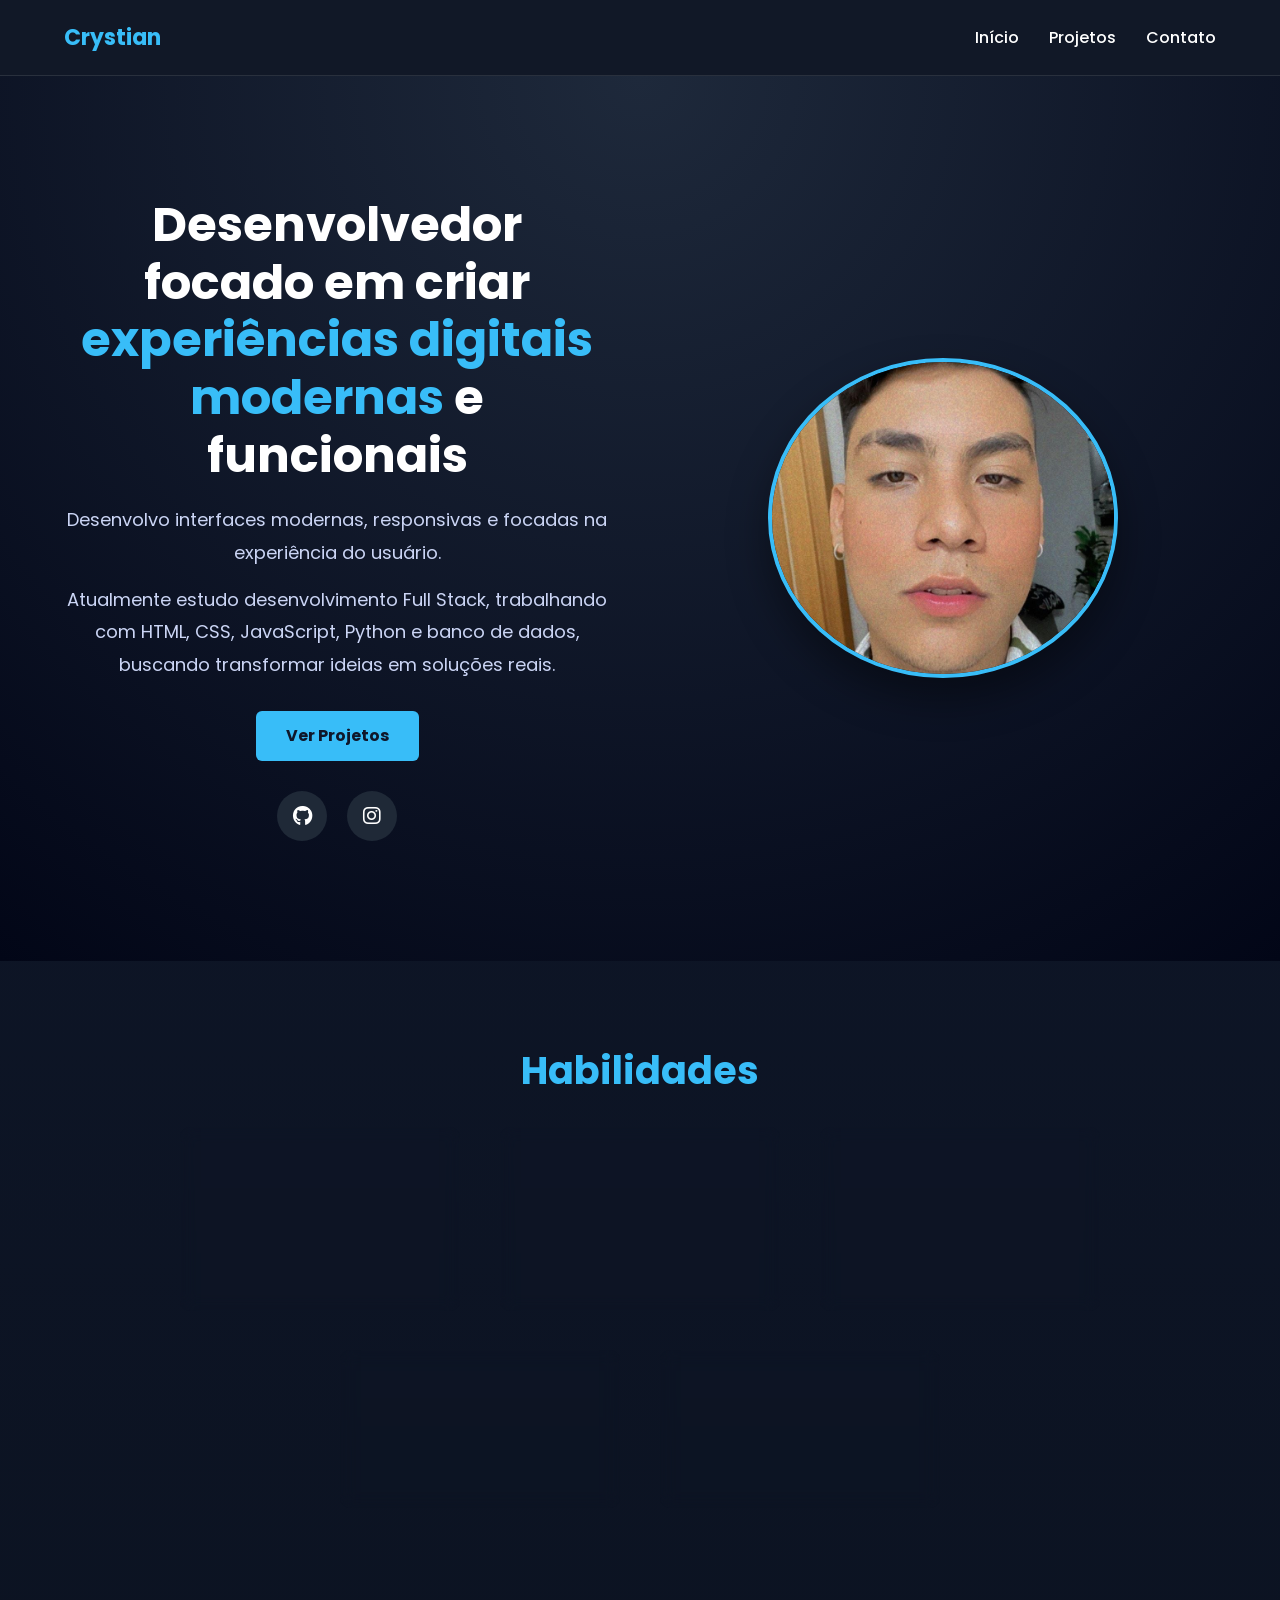
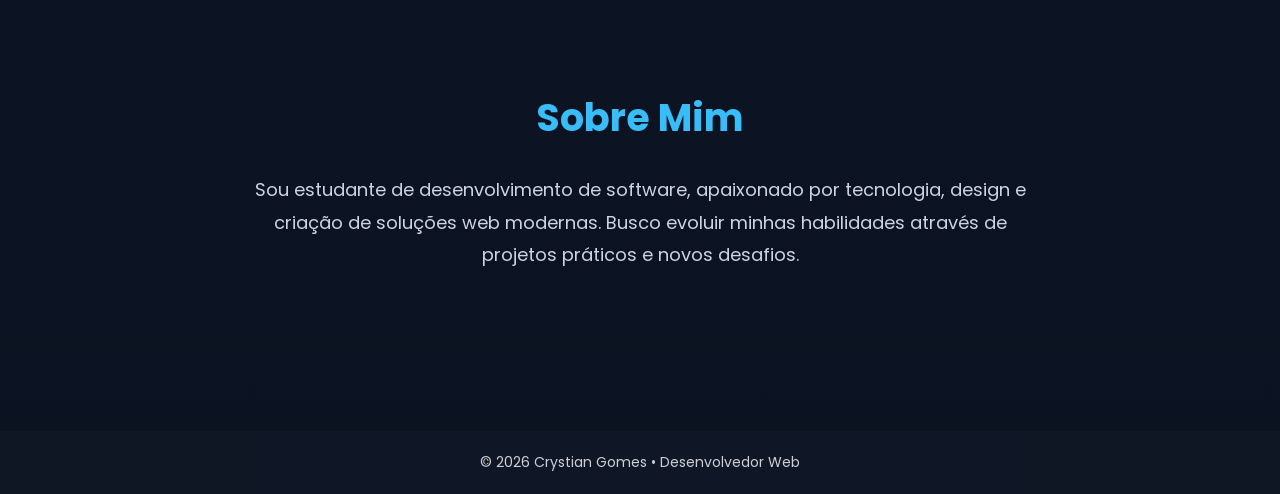
<file: index.html>
<!DOCTYPE html>
<html lang="pt-BR">

<head>

    <meta charset="UTF-8">
    <meta name="viewport" content="width=device-width, initial-scale=1.0">

    <title>Portfólio | Crystian Gomes</title>

    <meta name="description" content="Portfólio de Crystian Gomes - Desenvolvedor Web">
    <meta name="author" content="Crystian Gomes">

    <link rel="stylesheet" href="css/style.css">


    <!-- Fontes -->
    <link rel="preconnect" href="https://fonts.googleapis.com">
    <link rel="preconnect" href="https://fonts.gstatic.com" crossorigin>

    <link 
    href="https://fonts.googleapis.com/css2?family=Poppins:wght@300;400;500;600;700&display=swap" 
    rel="stylesheet">


    <!-- Ícones -->
    <link 
    rel="stylesheet"
    href="https://cdnjs.cloudflare.com/ajax/libs/font-awesome/6.5.1/css/all.min.css">

</head>


<body>


<header class="header">

    <div class="nav-container">


        <h1 class="logo">
            Crystian
        </h1>


        <nav aria-label="Menu principal">

            <ul class="nav-list">

                <li>
                    <a href="index.html">
                        Início
                    </a>
                </li>

                <li>
                    <a href="pages/projetos.html">
                        Projetos
                    </a>
                </li>

                <li>
                    <a href="pages/contato.html">
                        Contato
                    </a>
                </li>

            </ul>

        </nav>


    </div>

</header>



<main>


<section class="hero">


<div class="container hero-content">



<div class="hero-text">


<h2>
    Desenvolvedor focado em criar
    <span>
        experiências digitais modernas
    </span>
    e funcionais
</h2>



<p>
    Desenvolvo interfaces modernas,
    responsivas e focadas na experiência
    do usuário.
</p>



<p>
    Atualmente estudo desenvolvimento Full Stack,
    trabalhando com HTML, CSS, JavaScript,
    Python e banco de dados, buscando transformar
    ideias em soluções reais.
</p>



<a href="pages/projetos.html" class="btn-primary">
    Ver Projetos
</a>



<div class="social-links">


<a 
href="https://github.com/Crystiangomes"
target="_blank"
rel="noopener noreferrer"
aria-label="GitHub">

<i class="fa-brands fa-github"></i>

</a>



<a 
href="https://www.instagram.com/crystiangomes_/"
target="_blank"
rel="noopener noreferrer"
aria-label="Instagram">

<i class="fa-brands fa-instagram"></i>

</a>


</div>



</div>




<div class="hero-image">


<img 
src="imagens/perfil.jpeg"
alt="Foto de perfil de Crystian Gomes"
loading="lazy">


</div>



</div>


</section>





<section class="skills">


<div class="container">


<h2 class="section-title">
    Habilidades
</h2>



<div class="skills-grid">



<div class="skill-card">
<h3>HTML & CSS</h3>
<p>Criação de layouts modernos e responsivos.</p>
</div>



<div class="skill-card">
<h3>JavaScript</h3>
<p>Interatividade e integração com APIs.</p>
</div>



<div class="skill-card">
<h3>Python</h3>
<p>Desenvolvimento de sistemas com banco de dados.</p>
</div>



<div class="skill-card">
<h3>MySQL</h3>
<p>Modelagem e integração de dados.</p>
</div>



<div class="skill-card">
<h3>Linguagem C</h3>
<p>Lógica de programação e sistemas.</p>
</div>



</div>


</div>


</section>





<section class="about">


<div class="container">


<h2 class="section-title">
Sobre Mim
</h2>


<p class="about-text">

Sou estudante de desenvolvimento de software,
apaixonado por tecnologia, design e criação
de soluções web modernas.

Busco evoluir minhas habilidades através
de projetos práticos e novos desafios.

</p>


</div>


</section>


</main>





<footer class="footer">


<div class="container">

<p>
© 2026 Crystian Gomes • Desenvolvedor Web
</p>


</div>


</footer>



</body>

</html>
</file>
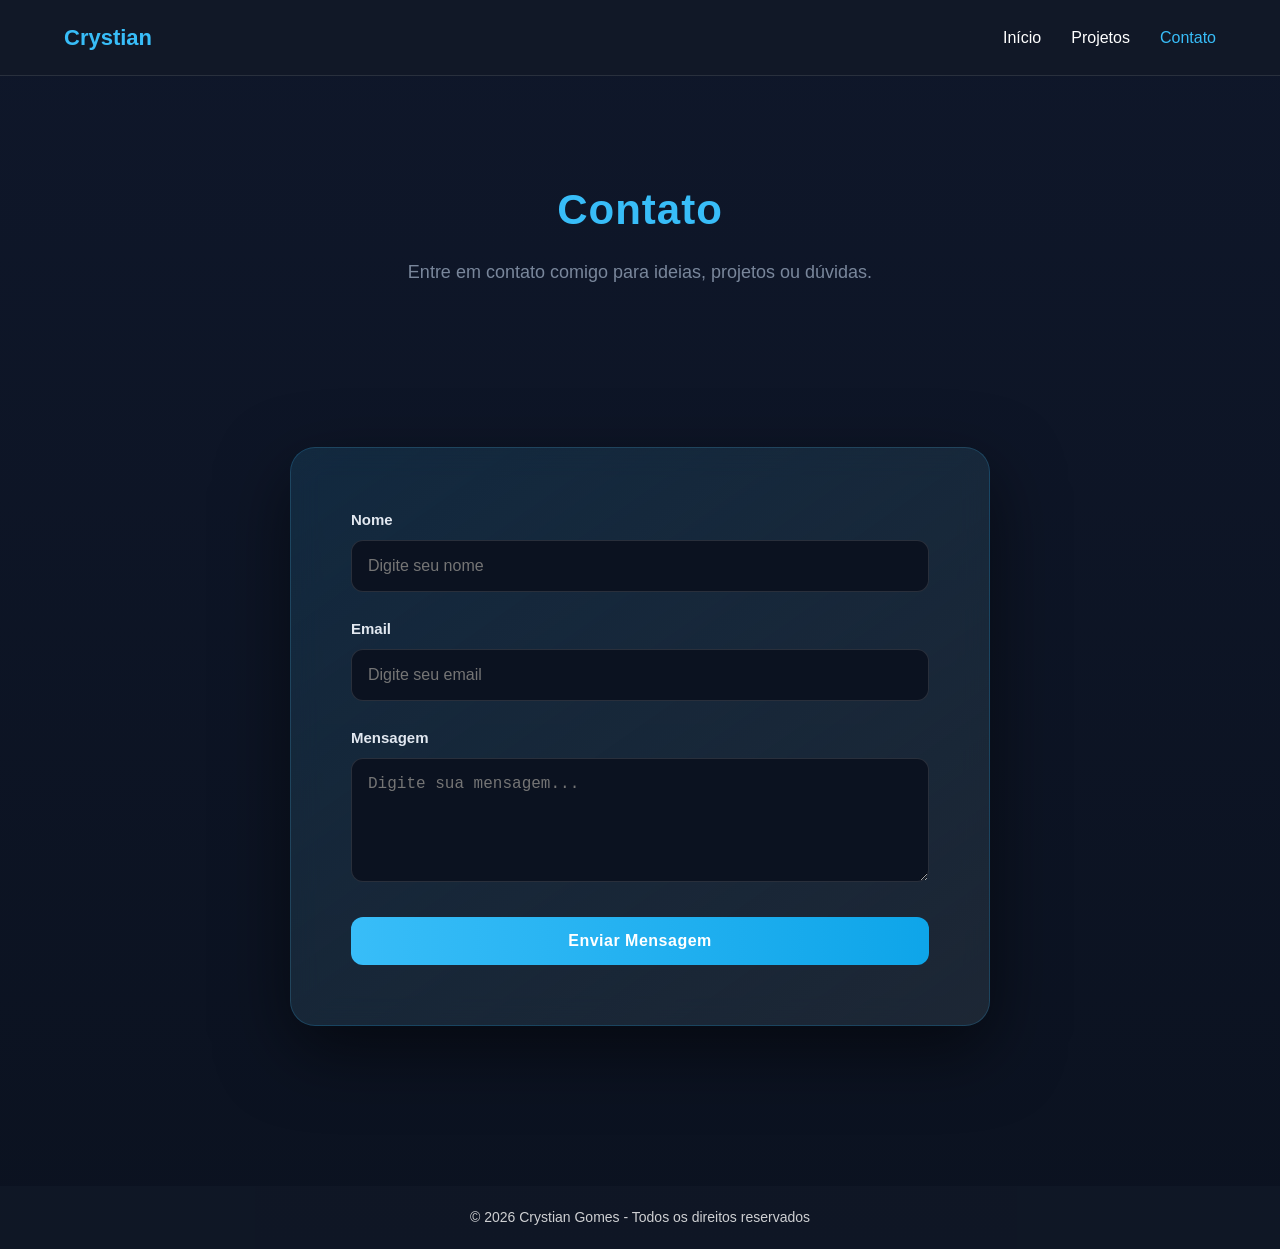
<file: contato.html>
<!DOCTYPE html>
<html lang="pt-br">
<head>
    <meta charset="UTF-8">
    <title>Contato</title>

    <!-- CSS PADRÃO DO SITE -->
    <link rel="stylesheet" href="css/style.css">
</head>

<body>

<header class="header">
    <div class="nav-container">
        <div class="logo">Crystian</div>

        <ul class="nav-list">
            <li><a href="index.html">Início</a></li>
            <li><a href="projetos.html">Projetos</a></li>
            <li><a href="contato.html" class="ativo">Contato</a></li>
        </ul>
    </div>
</header>

<!-- HEADER DA PÁGINA -->
<section class="page-header">
    <h2>Contato</h2>
    <p>Entre em contato comigo para ideias, projetos ou dúvidas.</p>
</section>

<!-- CONTEÚDO -->
<section class="pagina">
    <div class="container contato-container">

        <div class="card-contato">
            <form class="form-contato">

                <div class="grupo-form">
                    <label>Nome</label>
                    <input type="text" placeholder="Digite seu nome" required>
                </div>

                <div class="grupo-form">
                    <label>Email</label>
                    <input type="email" placeholder="Digite seu email" required>
                </div>

                <div class="grupo-form">
                    <label>Mensagem</label>
                    <textarea rows="5" placeholder="Digite sua mensagem..." required></textarea>
                </div>

                <button type="submit" class="btn-enviar">Enviar Mensagem</button>

            </form>
        </div>

    </div>
</section>

<footer class="footer">
    <p>© 2026 Crystian Gomes - Todos os direitos reservados</p>
</footer>
<script src="js/script.js"></script>
</body>
</html>
</file>
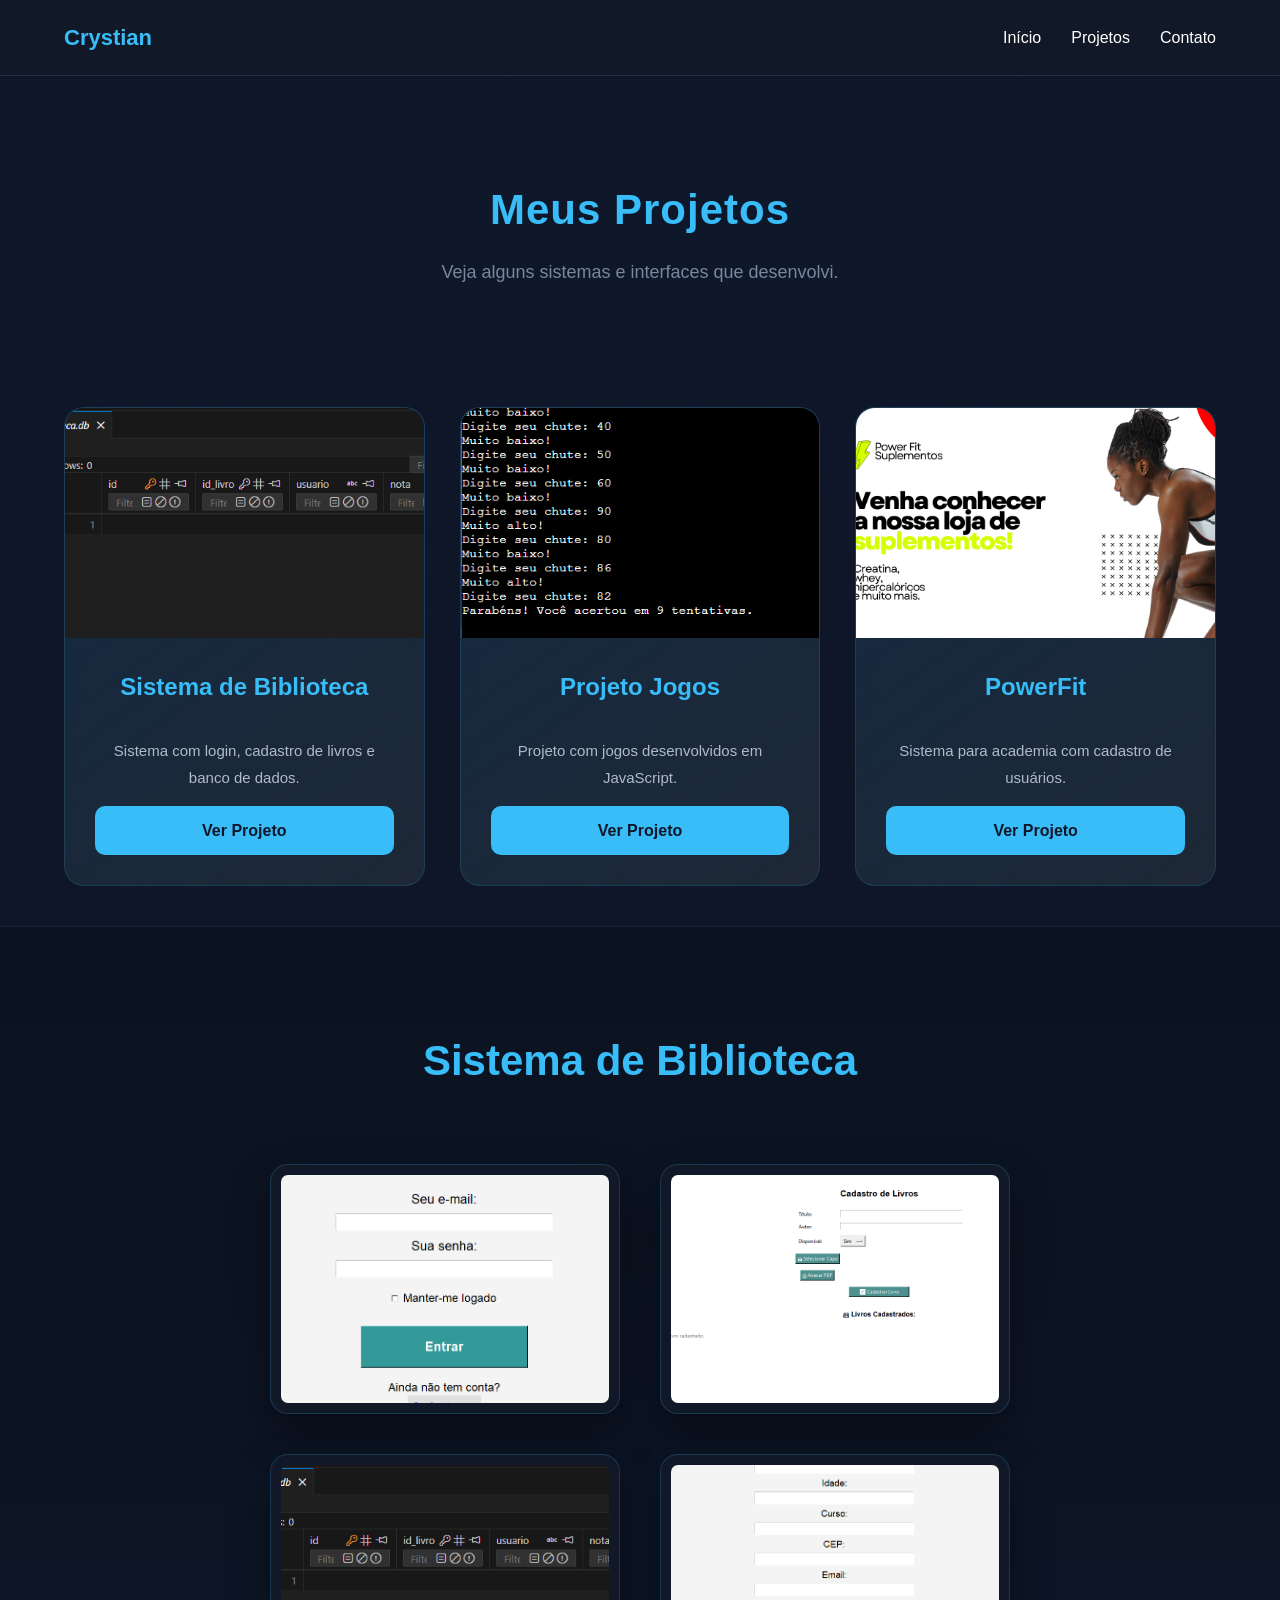
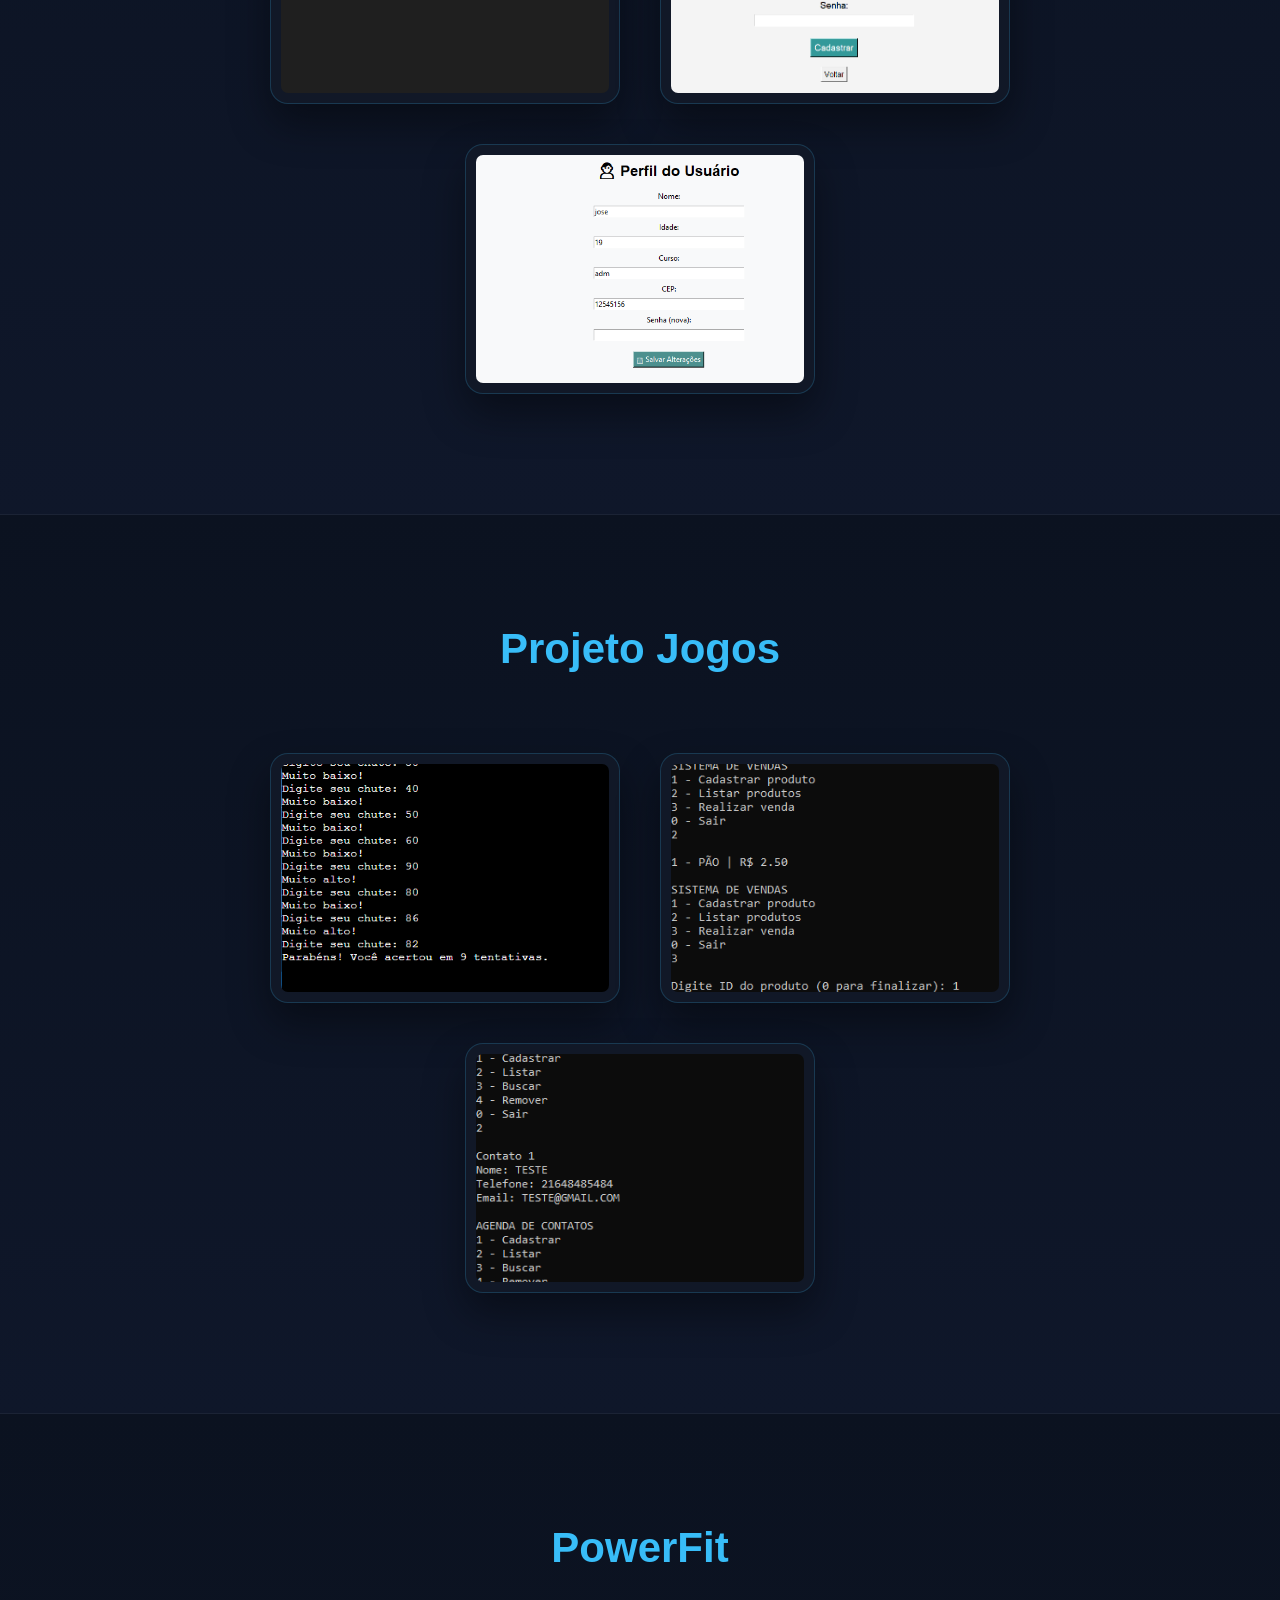
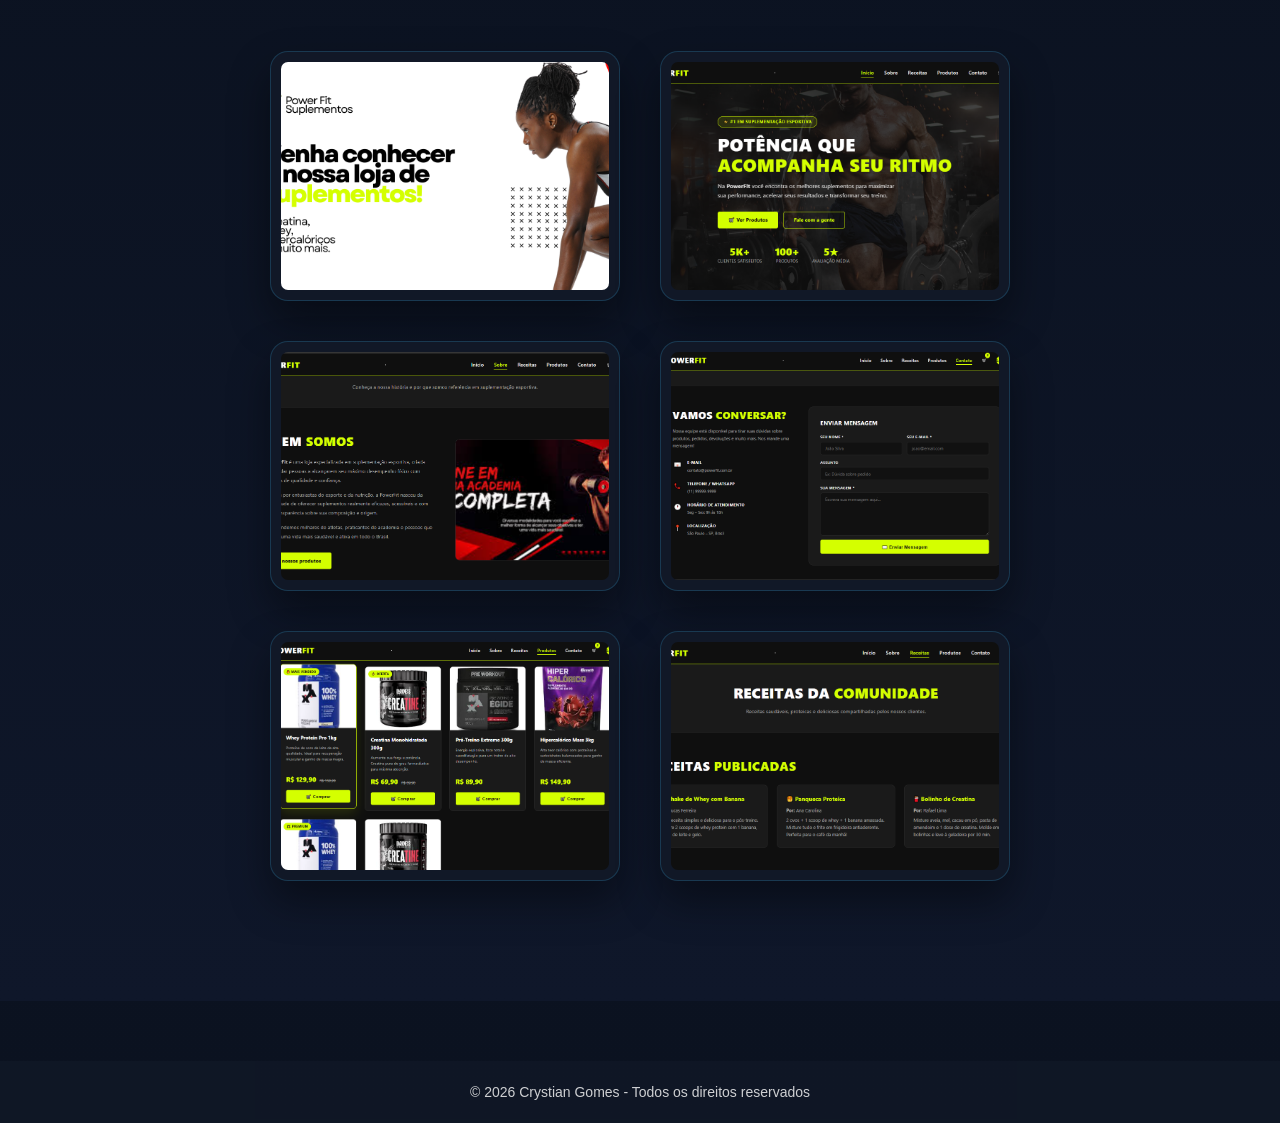
<file: projetos.html>
<!DOCTYPE html>
<html lang="pt-BR">
<head>
    <meta charset="UTF-8">
    <title>Projetos | Crystian</title>
    <link rel="stylesheet" href="css/style.css">
</head>

<body>

    <!-- ================= HEADER ================= -->
    <header class="header">
    <div class="nav-container">
        <h1 class="logo">Crystian</h1>

        <nav>
            <ul class="nav-list">
                <li><a href="index.html">Início</a></li>
                <li><a href="projetos.html">Projetos</a></li>
                <li><a href="contato.html">Contato</a></li>
            </ul>
        </nav>
    </div>
</header>


    <!-- ================= TÍTULO ================= -->
    <section class="page-header">
        <h2>Meus Projetos</h2>
        <p>Veja alguns sistemas e interfaces que desenvolvi.</p>
    </section>

    <!-- ================= CARDS ================= -->
    <main class="projetos-container">

        <!-- BIBLIOTECA -->
        <article class="card-projeto">
            <img src="imagens/banco de dados.png" alt="Sistema Biblioteca">
            <div class="conteudo-projeto">
                <h3>Sistema de Biblioteca</h3>
                <p>Sistema com login, cadastro de livros e banco de dados.</p>
                <a href="#biblioteca" class="btn">Ver Projeto</a>
            </div>
        </article>

        <!-- JOGOS -->
        <article class="card-projeto">
            <img src="imagens/jogos.png" alt="Projeto Jogos">
            <div class="conteudo-projeto">
                <h3>Projeto Jogos</h3>
                <p>Projeto com jogos desenvolvidos em JavaScript.</p>
                <a href="#jogos" class="btn">Ver Projeto</a>
            </div>
        </article>

        <!-- POWERFIT -->
        <article class="card-projeto">
            <img src="imagens/Powerfit.png" alt="PowerFit">
            <div class="conteudo-projeto">
                <h3>PowerFit</h3>
                <p>Sistema para academia com cadastro de usuários.</p>
                <a href="#powerfit" class="btn">Ver Projeto</a>
            </div>
        </article>

    </main>

    <!-- ================= DETALHES DOS PROJETOS ================= -->

    <!-- BIBLIOTECA -->
    <section id="biblioteca" class="detalhe-projeto">
        <h2 class="section-title">Sistema de Biblioteca</h2>

        <div class="galeria">
            <img src="imagens/LOGIN.png" alt="Tela Login">
            <img src="imagens/cadastro de livros.png" alt="Cadastro de Livros">
            <img src="imagens/banco de dados.png" alt="Banco de Dados">
            <img src="imagens/CADASTRO.png" alt="cadastro">
            <img src="imagens/perfil usuario.png" alt="Perfil usuario">
        </div>
    </section>

    <!-- JOGOS -->
    <section id="jogos" class="detalhe-projeto">
        <h2 class="section-title">Projeto Jogos</h2>

        <div class="galeria">
            <img src="imagens/jogos.png" alt="Tela do Jogo">
            <img src="imagens/vendas.png" alt="tela de vendas">
            <img src="imagens/agenda.png" alt="Tela da agenda">
        </div>
    </section>

    <!-- POWERFIT -->
    <section id="powerfit" class="detalhe-projeto">
        <h2 class="section-title">PowerFit</h2>

        <div class="galeria">
            <img src="imagens/Powerfit.png" alt="Sistema PowerFit">
            <img src="imagens/home.png" alt="Sistema PowerFit">
            <img src="imagens/sobre.png" alt="Sistema PowerFit">
            <img src="imagens/contato.png" alt="Sistema PowerFit">
            <img src="imagens/produtos.png" alt="Sistema PowerFit">
            <img src="imagens/receitas.png" alt="Sistema PowerFit">

        </div>
    </section>

    <!-- ================= FOOTER ================= -->
    <footer class="footer">
        <p>&copy; 2026 Crystian Gomes - Todos os direitos reservados</p>
    </footer>

</body>
</html>
</file>
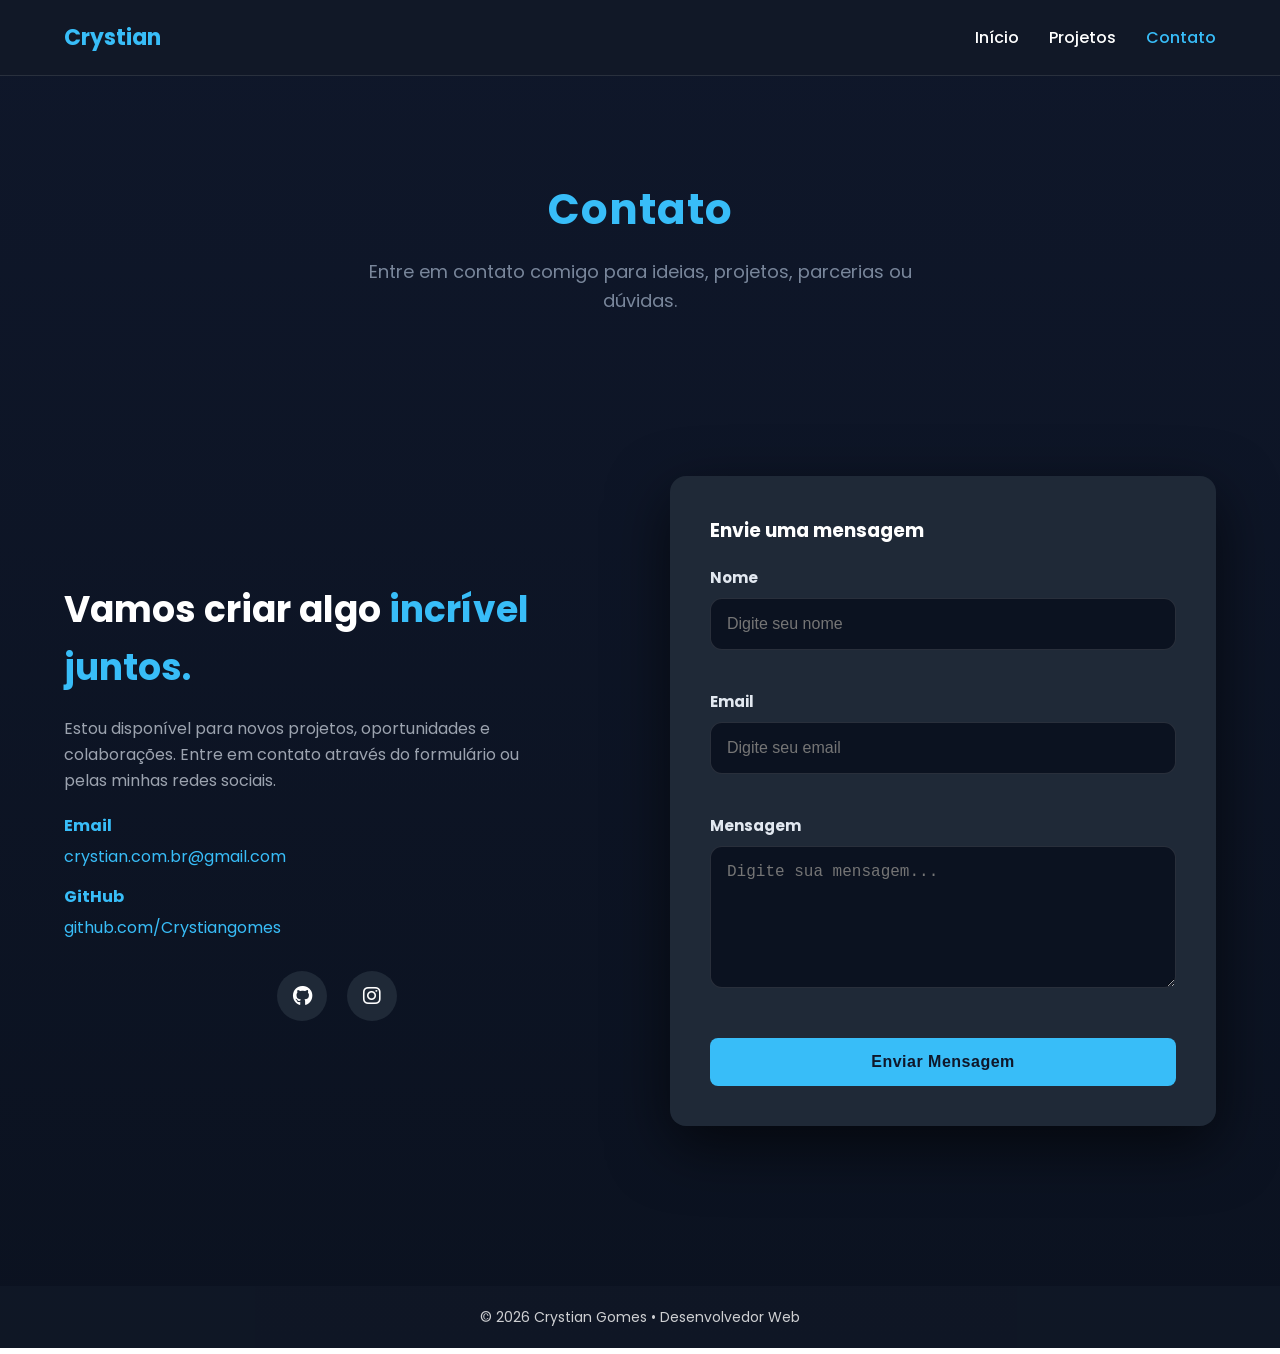
<file: pages/contato.html>
<!DOCTYPE html>
<html lang="pt-br">

<head>
    <meta charset="UTF-8">
    <meta name="viewport" content="width=device-width, initial-scale=1.0">

    <title>Contato | Crystian Gomes</title>

    <meta name="description" content="Página de contato">
    <meta name="keywords" content="contato, desenvolvedor, portfólio">
    <meta name="author" content="Crystian Gomes">

    <!-- CSS -->
    <link rel="stylesheet" href="../css/style.css">

    <!-- Fonte -->
    <link rel="preconnect" href="https://fonts.googleapis.com">
    <link rel="preconnect" href="https://fonts.gstatic.com" crossorigin>

    <link href="https://fonts.googleapis.com/css2?family=Poppins:wght@300;400;500;600;700&display=swap" rel="stylesheet">

    <!-- Ícones -->
    <link rel="stylesheet"
    href="https://cdnjs.cloudflare.com/ajax/libs/font-awesome/6.5.1/css/all.min.css">

</head>

<body>

<!-- ================= HEADER ================= -->

<header class="header">

    <div class="nav-container">

        <div class="logo">Crystian</div>

        <ul class="nav-list">
            <li><a href="../index.html">Início</a></li>
            <li><a href="projetos.html">Projetos</a></li>
            <li><a href="contato.html" class="ativo">Contato</a></li>
        </ul>

    </div>

</header>

<!-- ================= HEADER DA PÁGINA ================= -->

<section class="page-header">

    <h2>Contato</h2>

    <p>
        Entre em contato comigo para ideias,
        projetos, parcerias ou dúvidas.
    </p>

</section>

<!-- ================= CONTEÚDO ================= -->

<section class="pagina">

    <div class="container contato-grid">

        <!-- ESQUERDA -->

        <div class="info-contato">

            <h2>
                Vamos criar algo
                <span>incrível juntos.</span>
            </h2>

            <p>
                Estou disponível para novos projetos,
                oportunidades e colaborações.
                Entre em contato através do formulário
                ou pelas minhas redes sociais.
            </p>

            <div class="item">
                <strong>Email</strong>
                <span>crystian.com.br@gmail.com</span>
            </div>

            <div class="item">
                <strong>GitHub</strong>
                <span>github.com/Crystiangomes</span>
            </div>

            <div class="social-links">

                <a href="https://github.com/Crystiangomes" target="_blank">
                    <i class="fa-brands fa-github"></i>
                </a>

                <a href="https://www.instagram.com/crystiangomes_/" target="_blank">
                    <i class="fa-brands fa-instagram"></i>
                </a>

            
            </div>

        </div>

        <!-- DIREITA -->

        <div class="form-box">

            <h3>Envie uma mensagem</h3>

<form
    id="contactForm"
    class="form-contato"
    action="https://api.web3forms.com/submit"
    method="POST">

    <input
        type="hidden"
        name="access_key"
        value="cc9ecade-b3ac-43e6-aabb-fa66798ee3b3">

    <input
        type="hidden"
        name="subject"
        value="Nova mensagem do Portfólio">

    <div class="grupo-form">

        <label for="nome">Nome</label>

        <input
            id="nome"
            type="text"
            name="name"
            placeholder="Digite seu nome"
            required>

    </div>

    <div class="grupo-form">

        <label for="email">Email</label>

        <input
            id="email"
            type="email"
            name="email"
            placeholder="Digite seu email"
            required>

    </div>

    <div class="grupo-form">

        <label for="mensagem">Mensagem</label>

        <textarea
            id="mensagem"
            name="message"
            rows="6"
            placeholder="Digite sua mensagem..."
            required></textarea>

    </div>

    <button type="submit" class="btn-enviar">
        Enviar Mensagem
    </button>

</form>

        </div>

    </div>

</section>

<!-- ================= FOOTER ================= -->

<footer class="footer">

    <p>
        © 2026 Crystian Gomes • Desenvolvedor Web
    </p>

</footer>

<script src="../js/script.js"></script>

</body>
</html>
</file>
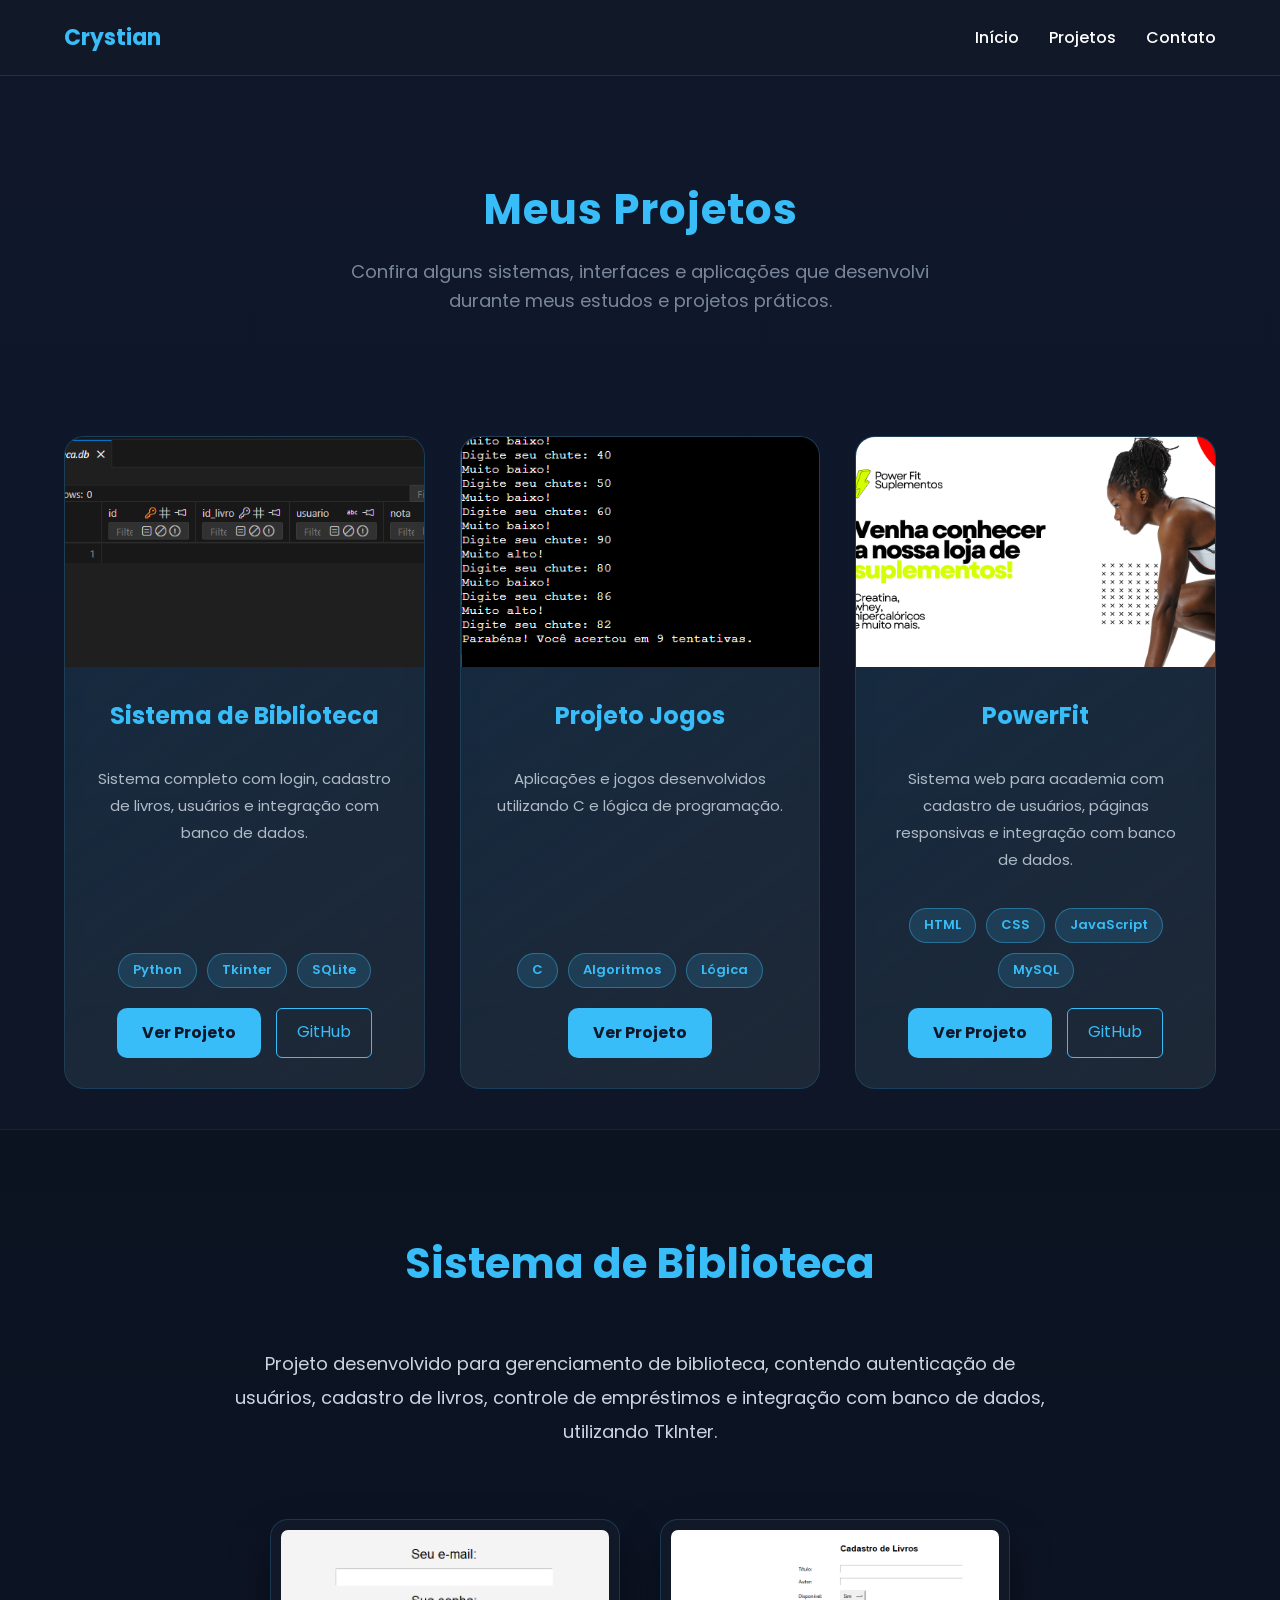
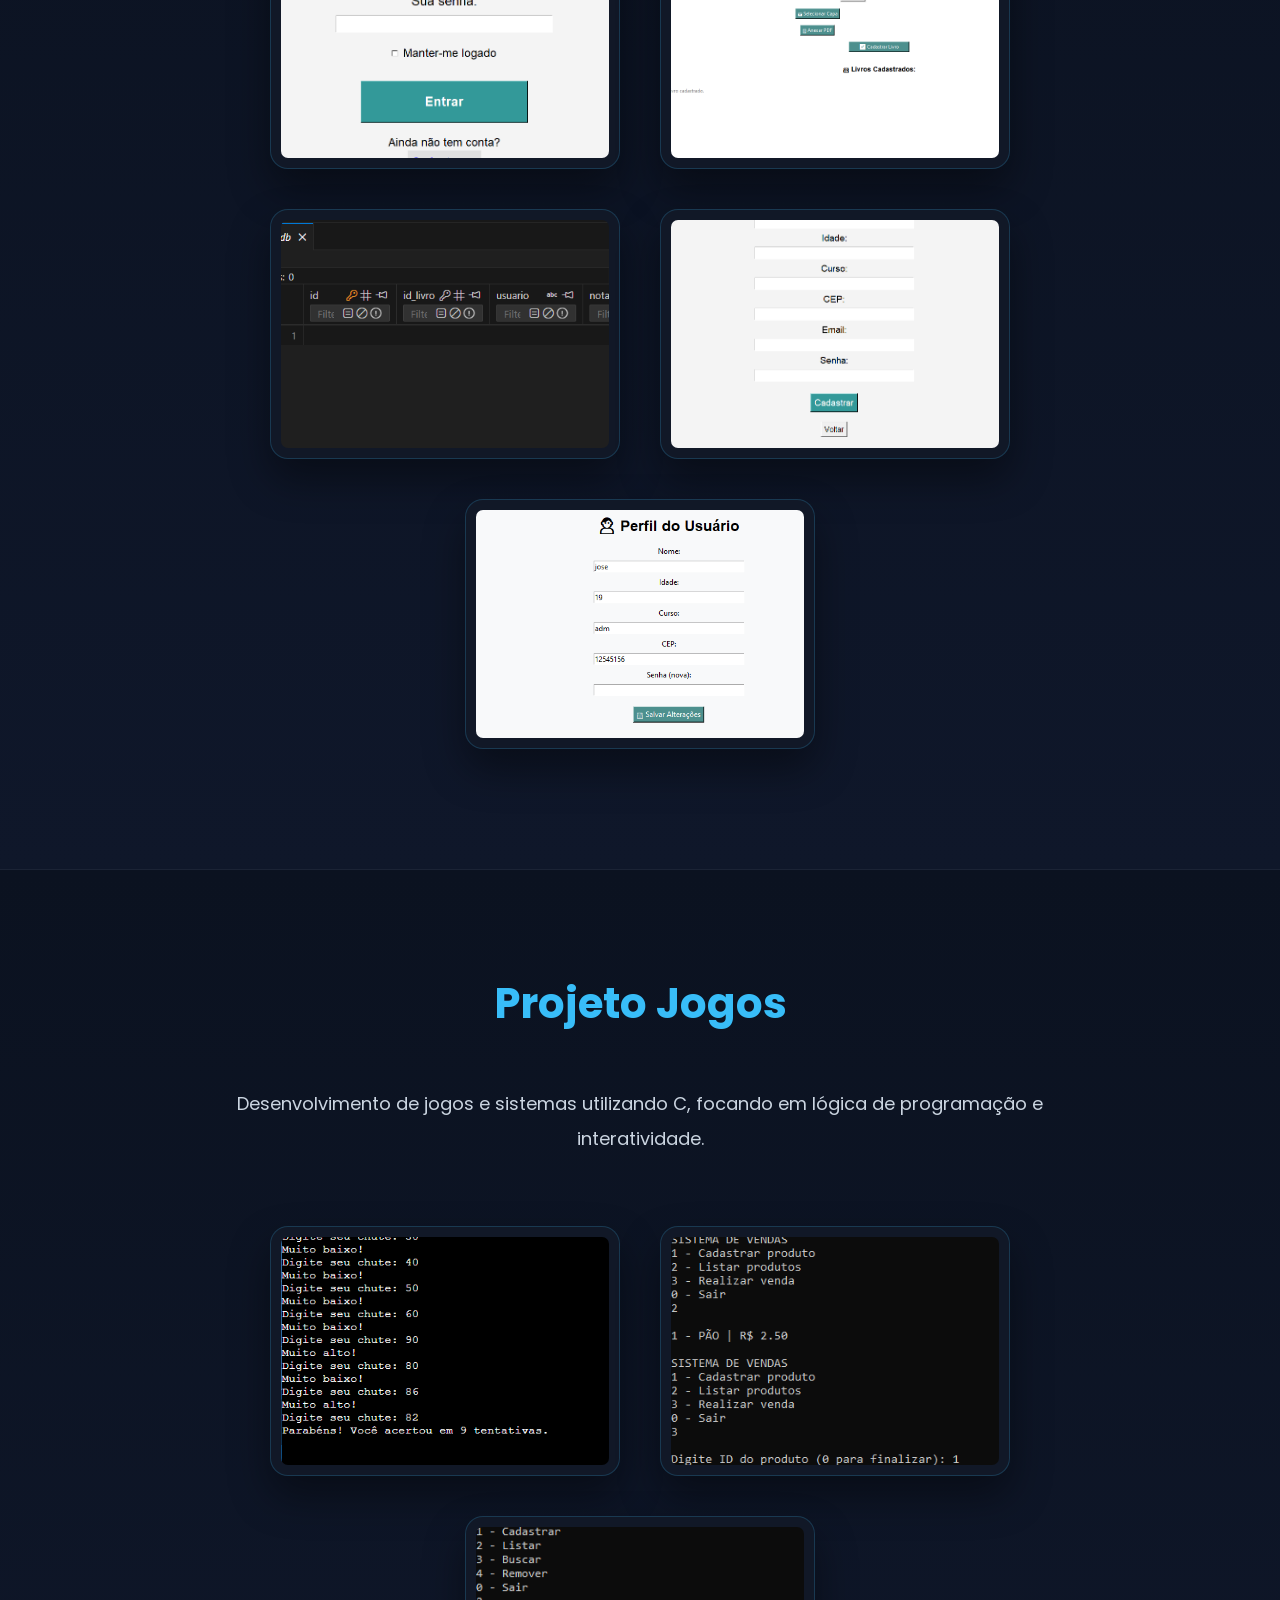
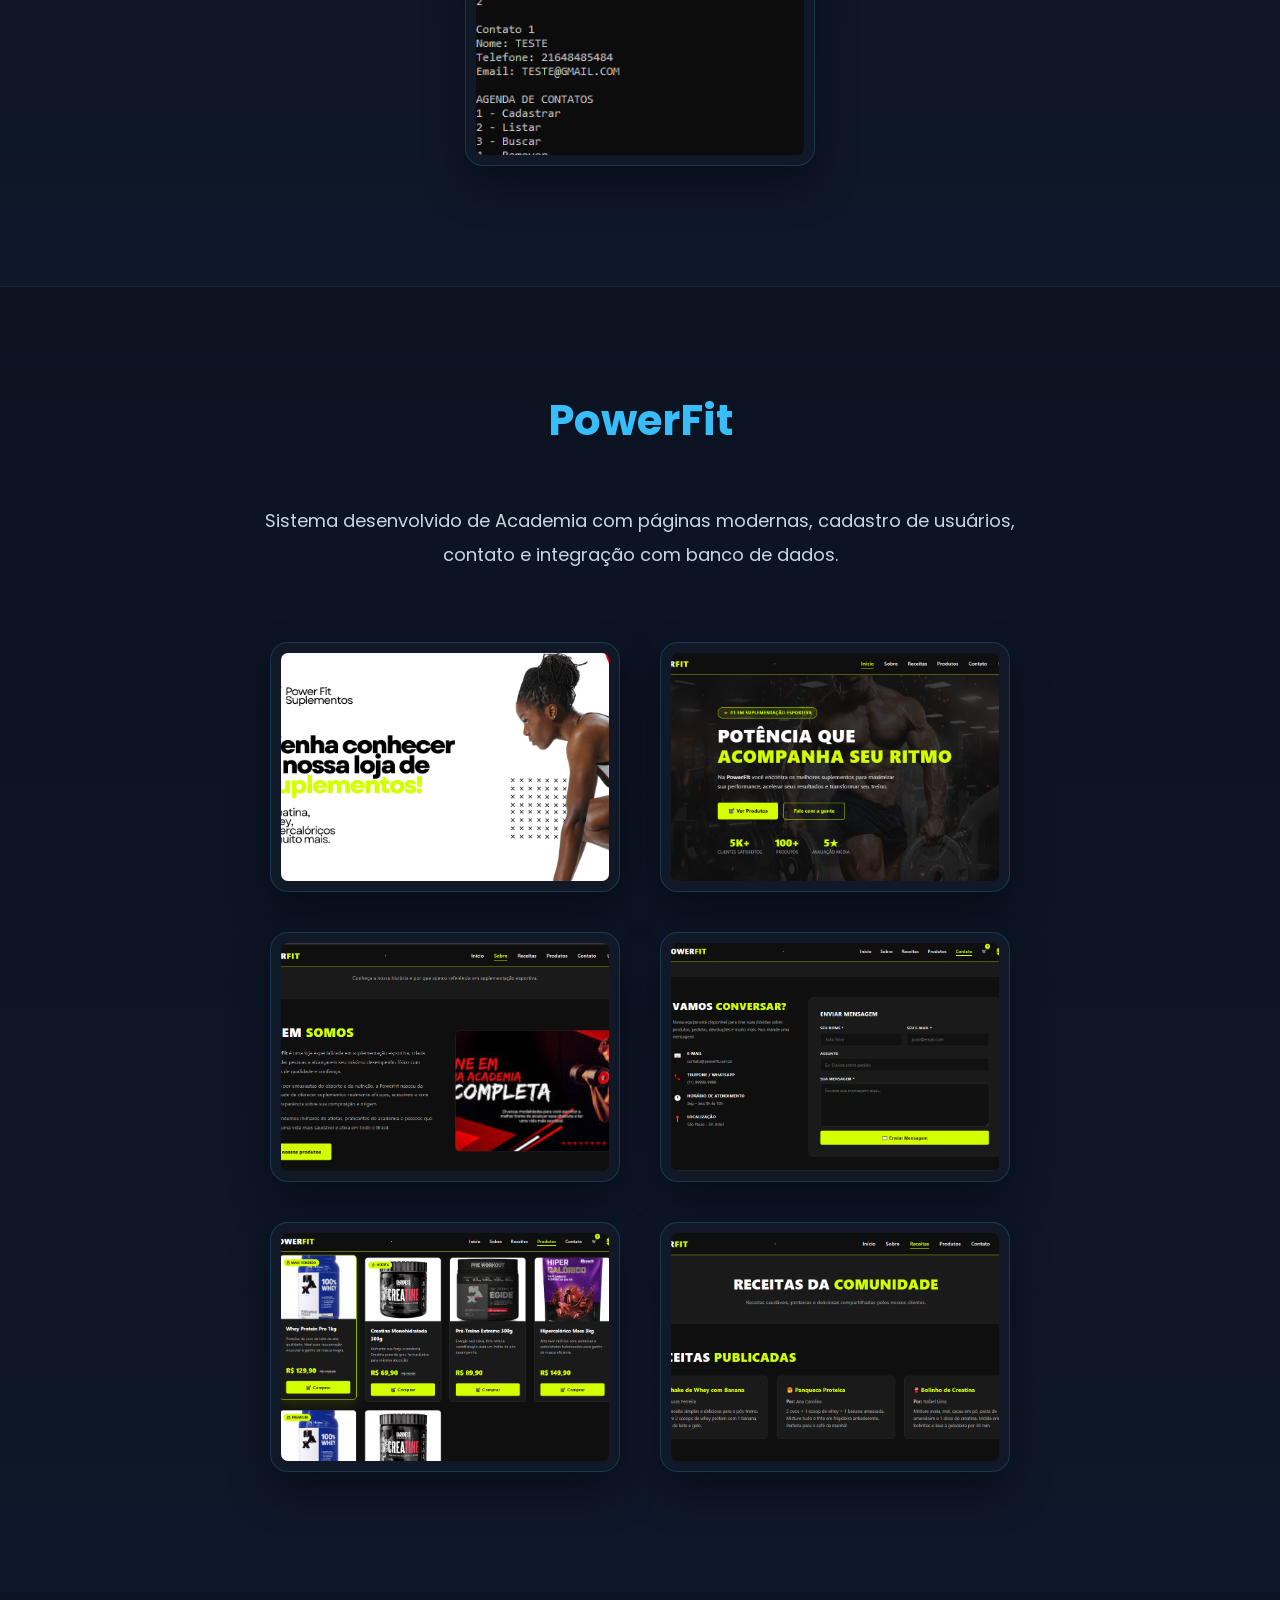
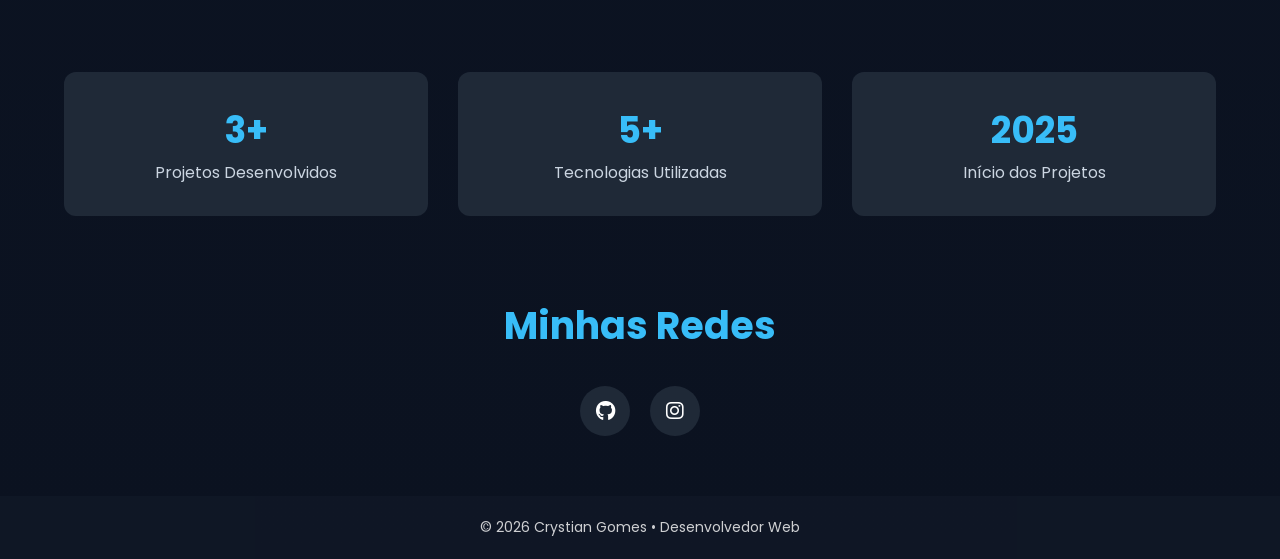
<file: pages/projetos.html>
<!DOCTYPE html>
<html lang="pt-BR">

<head>
    <meta charset="UTF-8">
    <meta name="viewport" content="width=device-width, initial-scale=1.0">

    <title>Projetos | Crystian Gomes</title>

    <meta name="description" content="Projetos desenvolvidos por Crystian Gomes">
    <meta name="keywords" content="projetos, portfólio, sistemas, desenvolvimento web">
    <meta name="author" content="Crystian Gomes">

    <link rel="stylesheet" href="../css/style.css">

    <!-- Fonte -->
    <link rel="preconnect" href="https://fonts.googleapis.com">
    <link rel="preconnect" href="https://fonts.gstatic.com" crossorigin>

    <link href="https://fonts.googleapis.com/css2?family=Poppins:wght@300;400;500;600;700&display=swap" rel="stylesheet">

    <!-- Ícones -->
    <link rel="stylesheet"
    href="https://cdnjs.cloudflare.com/ajax/libs/font-awesome/6.5.1/css/all.min.css">

</head>

<body>

<!-- ================= HEADER ================= -->

<header class="header">

    <div class="nav-container">

        <h1 class="logo">Crystian</h1>

        <nav>
            <ul class="nav-list">
                <li><a href="../index.html">Início</a></li>
                <li><a href="projetos.html">Projetos</a></li>
                <li><a href="contato.html">Contato</a></li>
            </ul>
        </nav>

    </div>

</header>

<!-- ================= TÍTULO ================= -->

<section class="page-header">

    <h2>Meus Projetos</h2>

    <p>
        Confira alguns sistemas, interfaces e aplicações
        que desenvolvi durante meus estudos e projetos práticos.
    </p>

</section>

<!-- ================= CARDS ================= -->

<main class="projetos-container">

    <!-- BIBLIOTECA -->
    <article class="card-projeto">

        <img src="../imagens/banco de dados.png" alt="Sistema Biblioteca">

        <div class="conteudo-projeto">

            <h3>Sistema de Biblioteca</h3>

            <p>
                Sistema completo com login, cadastro de livros,
                usuários e integração com banco de dados.
            </p>

            <div class="tecnologias">
                <span>Python</span>
                <span>Tkinter</span>
                <span>SQLite</span>
            </div>

            <div class="botoes-projeto">
                <a href="#biblioteca" class="btn">
                    Ver Projeto
                </a>

                <a href="https://github.com/Crystiangomes/Projeto-cadastro.git"
                   target="_blank"
                   class="btn-secundario">
                    GitHub
                </a>
            </div>

        </div>

    </article>

    <!-- JOGOS -->
    <article class="card-projeto">

        <img src="../imagens/jogos.png" alt="Projeto Jogos">

        <div class="conteudo-projeto">

            <h3>Projeto Jogos</h3>

            <p>
                Aplicações e jogos desenvolvidos utilizando
                C e lógica de programação.
            </p>

            <div class="tecnologias">
                <span>C</span>
                <span>Algoritmos</span>
                <span>Lógica</span>
            </div>

            <div class="botoes-projeto">
                <a href="#jogos" class="btn">
                    Ver Projeto
                </a>
            </div>

        </div>

    </article>

    <!-- POWERFIT -->
    <article class="card-projeto">

        <img src="../imagens/Powerfit.png" alt="PowerFit">

        <div class="conteudo-projeto">

            <h3>PowerFit</h3>

            <p>
                Sistema web para academia com cadastro de usuários,
                páginas responsivas e integração com banco de dados.
            </p>

            <div class="tecnologias">
                <span>HTML</span>
                <span>CSS</span>
                <span>JavaScript</span>
                <span>MySQL</span>
            </div>

            <div class="botoes-projeto">
                <a href="#powerfit" class="btn">
                    Ver Projeto
                </a>

                <a href="https://github.com/Crystiangomes/PI---POWER-FIT"
                   target="_blank"
                   class="btn-secundario">
                    GitHub
                </a>
            </div>

        </div>

    </article>

</main>
<!-- ================= DETALHES DOS PROJETOS ================= -->

<!-- BIBLIOTECA -->

<section id="biblioteca" class="detalhe-projeto">

    <h2 class="section-title">Sistema de Biblioteca</h2>

    <p class="descricao-projeto">
        Projeto desenvolvido para gerenciamento de biblioteca,
        contendo autenticação de usuários, cadastro de livros,
        controle de empréstimos e integração com banco de dados, utilizando TkInter.
    </p>

    <div class="galeria">

        <img src="../imagens/LOGIN.png" alt="Tela Login">

        <img src="../imagens/cadastro de livros.png" alt="Cadastro de Livros">

        <img src="../imagens/banco de dados.png" alt="Banco de Dados">

        <img src="../imagens/CADASTRO.png" alt="Tela Cadastro">

        <img src="../imagens/perfil usuario.png" alt="Perfil Usuário">

    </div>

</section>

<!-- JOGOS -->

<section id="jogos" class="detalhe-projeto">

    <h2 class="section-title">Projeto Jogos</h2>

    <p class="descricao-projeto">
        Desenvolvimento de jogos e sistemas utilizando C,
        focando em lógica de programação e interatividade.
    </p>

    <div class="galeria">

        <img src="../imagens/jogos.png" alt="Tela do Jogo">

        <img src="../imagens/vendas.png" alt="Tela de vendas">

        <img src="../imagens/agenda.png" alt="Tela da agenda">

    </div>

</section>

<!-- POWERFIT -->

<section id="powerfit" class="detalhe-projeto">

    <h2 class="section-title">PowerFit</h2>

    <p class="descricao-projeto">
        Sistema desenvolvido de Academia com páginas modernas,
        cadastro de usuários, contato e integração com banco de dados.
    </p>

    <div class="galeria">

        <img src="../imagens/Powerfit.png" alt="Sistema PowerFit">

        <img src="../imagens/home.png" alt="Home PowerFit">

        <img src="../imagens/sobre.png" alt="Página Sobre">

        <img src="../imagens/contato.png" alt="Página Contato">

        <img src="../imagens/produtos.png" alt="Página Produtos">

        <img src="../imagens/receitas.png" alt="Página Receitas">

    </div>

</section>

<section class="estatisticas">

    <div class="item-estatistica">
        <h3>3+</h3>
        <p>Projetos Desenvolvidos</p>
    </div>

    <div class="item-estatistica">
        <h3>5+</h3>
        <p>Tecnologias Utilizadas</p>
    </div>

    <div class="item-estatistica">
        <h3>2025</h3>
        <p>Início dos Projetos</p>
    </div>

</section>

<!-- ================= REDES SOCIAIS ================= -->

<section class="social-section">

    <h2 class="section-title">Minhas Redes</h2>

    <div class="social-links">

        <a href="https://github.com/Crystiangomes" target="_blank">
            <i class="fa-brands fa-github"></i>
        </a>

        <a href="https://www.instagram.com/crystiangomes_/" target="_blank">
            <i class="fa-brands fa-instagram"></i>
        </a>

      
    </div>

</section>

<!-- ================= FOOTER ================= -->

<footer class="footer">

    <p>
        © 2026 Crystian Gomes • Desenvolvedor Web
    </p>

</footer>

</body>
</html>
</file>
<file: css/style.css>
/* ===========================
   RESET GLOBAL
=========================== */
:root{
    --primary:#38bdf8;
    --bg:#0f172a;
    --card:#1f2937;
    --dark:#111827;
    --text:#ffffff;
    --gray:#cbd5e1;
}


* {
    margin: 0;
    padding: 0;
    box-sizing: border-box;
}

html {
    scroll-behavior: smooth;
}

body {
    font-family: 'Segoe UI', Arial, sans-serif;
    background: linear-gradient(180deg, #0f172a, #0b1220);
    color: #ffffff;
    line-height: 1.6;
}

/* ===========================
   CONTAINER PADRÃO
=========================== */

.container {
    width: 90%;
    max-width: 1200px;
    margin: auto;
}

/* ===========================
   HEADER / NAVBAR
=========================== */

.header {
    background: #111827;
    padding: 20px 0;
    border-bottom: 1px solid rgba(255,255,255,0.1);
}

.nav-container {
    display: flex;
    justify-content: space-between;
    align-items: center;
    width: 90%;
    max-width: 1200px;
    margin: auto;
}

.logo {
    font-size: 22px;
    font-weight: bold;
    color: #38bdf8;
}

.nav-list {
    display: flex;
    list-style: none;
    gap: 30px;
}

.nav-list a {
    text-decoration: none;
    color: white;
    font-weight: 500;
    transition: 0.3s;
    position: relative;
}

.nav-list a:hover,
.nav-list a.ativo {
    color: #38bdf8;
}

/* ===========================
   HERO SECTION
=========================== */

.hero {
    padding: 120px 0;
    background: radial-gradient(circle at top, #1e293b, #020617);
}

.hero-content {
    display: flex;
    align-items: center;
    justify-content: space-between;
    gap: 60px;
}
.hero-text h2 {
    font-size: 48px;
    font-weight: 700;
    line-height: 1.2;
    margin-bottom: 20px;
}

.hero-text p {
    font-size: 18px;
    max-width: 600px;
    line-height: 1.8;
    margin-bottom: 15px;
    color: #cbd5f5;
}

.hero-text {
    max-width: 600px;
}

.hero-text span {
    color: #38bdf8;
}

.btn-primary {
    padding: 12px 30px;
    background: #38bdf8;
    color: #0f172a;
    text-decoration: none;
    font-weight: bold;
    border-radius: 6px;
    transition: 0.3s;
    display: inline-block;
}

.btn-primary:hover {
    background: #0ea5e9;
    transform: translateY(-3px);
}

.hero-image img{

    width:320px;
    height:320px;

    object-fit:cover;

    border-radius:50%;

    border:4px solid var(--primary);

    box-shadow:
    0 20px 40px rgba(0,0,0,.4);

    transition:.3s;
}

.hero-image img:hover{
    transform:scale(1.05);
}

.hero-image img{
    max-width:100%;
}
/* ===========================
   PAGE HEADER (Projetos e Contato)
=========================== */

/* ===========================
   PAGE HEADER PADRONIZADO
=========================== */

.page-header {
    text-align: center;
    padding: 100px 20px 60px; /* altura igual para todas */
}

.page-header h2 {
    font-size: 40px;
    margin-bottom: 15px;
    color: #38bdf8;
}

.page-header p {
    font-size: 18px;
    opacity: 0.8;
    max-width: 600px;
    margin: 0 auto;
}


/* ===========================
   PROJETOS
=========================== */

.projetos-container {
    width: 90%;
    max-width: 1200px;
    margin: 40px auto;
    display: grid;
    grid-template-columns: repeat(auto-fit, minmax(280px, 1fr));
    gap: 40px;
}

.card-projeto {
    background: #1f2937;
    border-radius: 12px;
    overflow: hidden;
    transition: 0.3s;
    display: flex;
    flex-direction: column;
}

.card-projeto,
.skill-card {
    border: 1px solid rgba(255,255,255,0.05);
    backdrop-filter: blur(8px);
}

.card-projeto:hover {
    transform: translateY(-10px);
    box-shadow: 0 20px 40px rgba(0,0,0,0.4);
}

.card-projeto img {
    width: 100%;
    height: 200px;
    object-fit: cover;
}

.conteudo-projeto {
    padding: 20px;
    flex: 1;
}

.conteudo-projeto h3 {
    margin-bottom: 15px;
    color: #38bdf8;
}

.conteudo-projeto p {
    font-size: 14px;
    opacity: 0.85;
    margin-bottom: 20px;
}

.btn {
    padding: 10px 20px;
    background: #38bdf8;
    color: #0f172a;
    border: none;
    border-radius: 6px;
    cursor: pointer;
    font-weight: bold;
    transition: 0.3s;
}

.btn:hover {
    background: #0ea5e9;
    transform: translateY(-3px);
}

/* ===========================
   CONTATO
=========================== */

.contato {
    padding: 60px 0 100px;
    min-height: auto;
    display: block;
}

.contato-container {
    width: 100%;
    max-width: 800px;
    text-align: center;
}

.contato-container h1 {
    font-size: 40px;
    margin-bottom: 10px;
}

.subtitulo {
    color: #9ca3af;
    margin-bottom: 40px;
    font-size: 18px;
}

.form-contato {
    background: #1f2937;
    padding: 50px;
    border-radius: 16px;
    box-shadow: 0 20px 60px rgba(0,0,0,0.6);
    text-align: left;
    transition: 0.3s;
}

.form-contato:hover {
    transform: translateY(-5px);
}

.grupo-form {
    display: flex;
    flex-direction: column;
    margin-bottom: 25px;
}

.grupo-form label {
    margin-bottom: 8px;
    font-weight: bold;
    color: #d1d5db;
}

.grupo-form input,
.grupo-form textarea {
    padding: 14px;
    border-radius: 8px;
    border: 1px solid rgba(255,255,255,0.1);
    background: #111827;
    color: white;
    font-size: 15px;
    transition: 0.3s;
}

.grupo-form input:focus,
.grupo-form textarea:focus {
    border: 1px solid #38bdf8;
    box-shadow: 0 0 10px rgba(56,189,248,0.5);
    outline: none;
}

.btn-enviar {
    width: 100%;
    padding: 15px;
    border: none;
    border-radius: 8px;
    background: #38bdf8;
    color: white;
    font-size: 16px;
    cursor: pointer;
    transition: 0.3s;
}

.btn-enviar:hover {
    background: #0ea5e9;
    transform: translateY(-3px);
}

/* LINK ATIVO MENU */
nav ul li a.ativo {
    color: #38bdf8;
}

/* ===========================
   SKILLS SECTION
=========================== */

.skills {
    padding: 80px 0;
}

.section-title {
    text-align: center;
    margin-bottom: 60px;
    font-size: 32px;
    color: #38bdf8;
}

.skills-grid {
    display: flex;
    justify-content: center;
    gap: 40px;
    flex-wrap: wrap;
}

.skill-card {
    background: #1f2937;
    padding: 30px;
    width: 280px;
    border-radius: 10px;
    transition: 0.3s;
    text-align: center;
}

.skill-card:hover {
    transform: translateY(-10px);
    box-shadow: 0 15px 30px rgba(0,0,0,0.4);
}

.skill-card h3 {
    margin-bottom: 15px;
    color: #38bdf8;
}

/* ===========================
   FOOTER
=========================== */

.footer {
    background: #111827;
    padding: 20px 0;
    text-align: center;
    margin-top: 60px;
    font-size: 14px;
    opacity: 0.8;
}

/* ===========================
   RESPONSIVIDADE
=========================== */

@media (max-width: 900px) {

    .hero-content {
        flex-direction: column;
        text-align: center;
    }

    .hero-text p {
    font-size: 18px;
    max-width: 600px;
    line-height: 1.8;
    opacity: 0.9;
}

    .nav-list {
        gap: 15px;
    }
}

@media (max-width: 600px) {

    .nav-container {
        flex-direction: column;
        gap: 10px;
    }

    .nav-list {
        flex-direction: column;
        align-items: center;
    }

    .hero-text h2 {
        font-size: 28px;
    }

    .page-header h2 {
        font-size: 26px;
    }
}
/* ===========================
   DETALHE DOS PROJETOS
=========================== */

.detalhe-projeto {
    padding: 100px 0;
    background: linear-gradient(180deg, #0b1220, #0f172a);
}

.detalhe-projeto .section-title {
    margin-bottom: 50px;
}

/* ===========================
   GALERIA DE IMAGENS
=========================== */


.galeria {
    width: 90%;
    max-width: 1200px;
    margin: auto;
    display: flex;
    justify-content: center;
    gap: 40px;
    flex-wrap: wrap;
}

.galeria img {
    width: 100%;
    max-width: 380px;
    height: auto;              /* REMOVE altura fixa */
    object-fit: contain;       /* NÃO corta imagem */
    border-radius: 12px;
    box-shadow: 0 20px 40px rgba(0,0,0,0.4);
    transition: 0.4s ease;
    background: #111827;       /* fundo se sobrar espaço */
    padding: 10px;             /* dá respiro */
}

.galeria img:hover {
    transform: scale(1.05);
}

/* ===========================
   PADRÃO DE PÁGINA
=========================== */

.pagina {
    padding: 100px 0;
    min-height: 80vh;
}

.titulo-pagina {
    text-align: center;
    margin-bottom: 60px;
}

.titulo-pagina h1 {
    font-size: 42px;
    margin-bottom: 10px;
}

.titulo-pagina p {
    color: #9ca3af;
    font-size: 18px;
}

/* ===========================
   CARD CONTATO
=========================== */

.card-contato {
    max-width: 700px;
    margin: 0 auto;
    background: #1f2937;
    padding: 50px;
    border-radius: 16px;
    box-shadow: 0 20px 60px rgba(0,0,0,0.6);
    transition: 0.3s;
}

.card-contato:hover {
    transform: translateY(-5px);
}

.grupo-form {
    display: flex;
    flex-direction: column;
    margin-bottom: 25px;
}

.grupo-form label {
    margin-bottom: 8px;
    font-weight: bold;
    color: #d1d5db;
}

.grupo-form input,
.grupo-form textarea {
    padding: 14px;
    border-radius: 8px;
    border: 1px solid rgba(255,255,255,0.1);
    background: #111827;
    color: white;
    font-size: 15px;
    transition: 0.3s;
}

.grupo-form input:focus,
.grupo-form textarea:focus {
    border: 1px solid #38bdf8;
    box-shadow: 0 0 10px rgba(56,189,248,0.5);
    outline: none;
}

.btn-enviar {
    width: 100%;
    padding: 15px;
    border: none;
    border-radius: 8px;
    background: #38bdf8;
    color: white;
    font-size: 16px;
    cursor: pointer;
    transition: 0.3s;
}

.btn-enviar:hover {
    background: #0ea5e9;
    transform: translateY(-3px);
}

nav ul li a.ativo {
    color: #38bdf8;
}
nav a {
    font-size: 16px;
    font-weight: 500;
    color: white;
    text-decoration: none;
    transition: 0.3s;
}

nav a:hover {
    color: #38bdf8;
}

nav a.active {
    color: #38bdf8;
    font-weight: 500; /* garante mesmo peso */
}


/* ===========================
   NOVO CONTATO (LAYOUT MODERNO)
=========================== */

.contato-grid {
    display: grid;
    grid-template-columns: 1fr 1fr;
    gap: 60px;
    align-items: center;
}

/* ESQUERDA */
.info-contato h2 {
    font-size: 36px;
    margin-bottom: 20px;
}

.info-contato span {
    color: #38bdf8;
}

.info-contato p {
    color: #9ca3af;
    margin-bottom: 20px;
    max-width: 500px;
}

.info-contato .item {
    margin-bottom: 15px;
}

.info-contato strong {
    display: block;
    color: #38bdf8;
    margin-bottom: 5px;
}

/* DIREITA (FORM) */
.form-box {
    background: #1f2937;
    padding: 40px;
    border-radius: 16px;
    box-shadow: 0 20px 60px rgba(0,0,0,0.6);
    transition: 0.3s;
}

.form-box:hover {
    transform: translateY(-5px);
}

.form-box h3 {
    margin-bottom: 20px;
}

/* INPUTS */
.form-box input,
.form-box textarea {
    width: 100%;
    padding: 14px;
    margin-bottom: 15px;
    background: #111827;
    border: 1px solid rgba(255,255,255,0.1);
    border-radius: 8px;
    color: white;
}

.form-box input:focus,
.form-box textarea:focus {
    border: 1px solid #38bdf8;
    box-shadow: 0 0 10px rgba(56,189,248,0.5);
    outline: none;
}

/* CAMPOS LADO A LADO */
.duplo {
    display: flex;
    gap: 10px;
}

/* BOTÃO */
.form-box button {
    width: 100%;
    padding: 15px;
    border: none;
    border-radius: 8px;
    background: #38bdf8;
    color: #0f172a;
    font-weight: bold;
    cursor: pointer;
    transition: 0.3s;
}

.form-box button:hover {
    background: #0ea5e9;
    transform: translateY(-3px);
}

/* RESPONSIVO */
@media (max-width: 768px) {
    .contato-grid {
        grid-template-columns: 1fr;
    }

    .duplo {
        flex-direction: column;
    }
}

/* ===========================
   MENSAGEM DE FEEDBACK (TOAST)
=========================== */

.msg-feedback {
    position: fixed;
    top: 20px;
    right: 20px;

    padding: 15px 25px;
    color: white;
    border-radius: 8px;
    font-weight: bold;

    display: none;
    z-index: 9999;

    box-shadow: 0 10px 30px rgba(0,0,0,0.3);

    opacity: 0;
    transform: translateY(-10px);
    transition: all 0.3s ease;
}


/* ===========================
   FONTE GLOBAL
=========================== */

body{
    font-family: 'Poppins', sans-serif;
}

/* ===========================
   HERO AJUSTES
=========================== */

.hero-text{
    flex:1;
}

.hero-image{
    flex:1;
    display:flex;
    justify-content:center;
}

.hero-image img{
    width:100%;
    max-width:350px;
    object-fit:cover;
}

/* ===========================
   SOCIAL LINKS
=========================== */

.social-links{
    display:flex;
    gap:20px;
    margin-top:30px;
}

.social-links a{
    width:50px;
    height:50px;
    display:flex;
    align-items:center;
    justify-content:center;
    background:#1f2937;
    color:white;
    border-radius:50%;
    font-size:20px;
    text-decoration:none;
    transition:0.3s;
}

.social-links a:hover{
    background:#38bdf8;
    color:#0f172a;
    transform:translateY(-5px);
}

/* ===========================
   ABOUT
=========================== */

.about{
    padding:100px 20px;
    text-align:center;
}

.about-text{
    max-width:800px;
    margin:auto;
    color:#cbd5e1;
    font-size:18px;
    line-height:1.8;
}

/* ===========================
   PROJETOS
=========================== */

.card-projeto{
    height:100%;
}

.conteudo-projeto{
    display:flex;
    flex-direction:column;
    justify-content:space-between;
    height:100%;
}

.conteudo-projeto p{
    flex:1;
}

/* ===========================
   BOTÕES
=========================== */

.btn,
.btn-primary{
    display:inline-flex;
    align-items:center;
    justify-content:center;
    text-decoration:none;
}

/* ===========================
   GALERIA MELHORADA
=========================== */

.galeria{
    padding:20px;
}

.galeria img{
    width:100%;
    max-width:350px;
    height:250px;
    object-fit:cover;
}

/* ===========================
   SECTION PADRÃO
=========================== */

section{
    width:100%;
}

/* ===========================
   TITULOS
=========================== */

.section-title{
    font-size:38px;
    margin-bottom:25px;
}

/* ===========================
   RESPONSIVIDADE EXTRA
=========================== */

@media(max-width:768px){

    .hero{
        padding:80px 20px;
    }

    .hero-content{
        flex-direction:column-reverse;
        text-align:center;
    }

    .hero-text h2{
        font-size:34px;
    }

    .hero-text p{
        font-size:16px;
    }

    .social-links{
        justify-content:center;
    }

    .page-header{
        padding:80px 20px 40px;
    }

    .section-title{
        font-size:30px;
    }

    .form-box,
    .card-contato{
        padding:30px;
    }
}


/* ===========================
   TEXTOS CENTRALIZADOS
=========================== */

.hero-text{
    text-align: center;
    margin: auto;
}

.hero-content{
    justify-content: center;
}

.hero-text p{
    margin-left: auto;
    margin-right: auto;
}

.page-header{
    text-align: center;
}

.section-title{
    text-align: center;
}

.about-text{
    text-align: center;
}

.conteudo-projeto{
    text-align: center;
}

.skill-card{
    text-align: center;
}

.footer{
    text-align: center;
}

/* CENTRALIZA BOTÕES E REDES */

.social-links{
    justify-content: center;
}

.btn-primary{
    margin-top: 15px;
}

/* ===========================
   DESCRIÇÃO DOS PROJETOS
=========================== */

.descricao-projeto{
    max-width: 900px;
    margin: 0 auto 50px auto;

    text-align: center;

    color: #cbd5e1;

    font-size: 18px;
    line-height: 1.8;

    padding: 0 20px;
}


/* ===========================
   PROJETOS
=========================== */

.card-projeto{
    background: linear-gradient(145deg,#1f2937,#111827);
    border:1px solid rgba(56,189,248,.15);
}

.card-projeto img{
    transition:.4s;
}

.card-projeto:hover img{
    transform:scale(1.05);
}

.card-projeto h3{
    font-size:22px;
}

.card-projeto p{
    margin:15px 0;
    line-height:1.7;
}

.tecnologias{
    display:flex;
    flex-wrap:wrap;
    justify-content:center;
    gap:8px;
    margin:20px 0;
}

.tecnologias span{
    background:#38bdf8;
    color:#0f172a;
    font-weight:600;
    padding:6px 12px;
    border-radius:20px;
    font-size:13px;
}

.botoes-projeto{
    display:flex;
    gap:10px;
    justify-content:center;
    flex-wrap:wrap;
}

.btn-secundario{
    background:#111827;
    color:#38bdf8;
    border:1px solid #38bdf8;
    padding:10px 20px;
    border-radius:6px;
    text-decoration:none;
    transition:.3s;
}

.btn-secundario:hover{
    background:#38bdf8;
    color:#0f172a;
}

.estatisticas{
    width:90%;
    max-width:1200px;
    margin:80px auto;
    display:grid;
    grid-template-columns:repeat(auto-fit,minmax(200px,1fr));
    gap:30px;
}

.item-estatistica{
    background:#1f2937;
    padding:30px;
    border-radius:12px;
    text-align:center;
    transition:.3s;
}

.item-estatistica:hover{
    transform:translateY(-8px);
}

.item-estatistica h3{
    color:#38bdf8;
    font-size:36px;
}

.item-estatistica p{
    color:#cbd5e1;
}

.detalhe-projeto{
    border-top:1px solid rgba(255,255,255,.05);
}

.galeria img{
    border:2px solid rgba(56,189,248,.15);
}


/* ===========================
   CONTATO - MELHORIA VISUAL
=========================== */

.contato-container{
    max-width:900px;
    margin:auto;
}


/* título */
.page-header h2{
    font-size:42px;
    letter-spacing:1px;
}


.page-header p{
    color:#94a3b8;
}


/* card principal */
.card-contato{

    background:
    linear-gradient(
        145deg,
        rgba(56,189,248,.12),
        rgba(31,41,55,.9)
    );

    border:1px solid rgba(56,189,248,.2);

    backdrop-filter:blur(15px);

    padding:60px;

    border-radius:25px;

    box-shadow:
    0 25px 70px rgba(0,0,0,.5);

}



/* efeito quando passa mouse */
.card-contato:hover{

    transform:translateY(-8px);

    border-color:#38bdf8;

}



/* formulário */

.form-contato{

    background:transparent;

    box-shadow:none;

    padding:0;

}



.grupo-form{

    margin-bottom:25px;

}



.grupo-form label{

    font-size:15px;

    color:#e2e8f0;

}



/* campos */

.grupo-form input,
.grupo-form textarea{


    width:100%;

    background:#0b1220;

    border:1px solid rgba(255,255,255,.12);

    padding:16px;

    border-radius:12px;

    color:white;

    font-size:16px;


}



/* foco */

.grupo-form input:focus,
.grupo-form textarea:focus{

    border-color:#38bdf8;

    box-shadow:
    0 0 20px rgba(56,189,248,.25);

}



/* botão */

.btn-enviar{


    margin-top:10px;

    background:
    linear-gradient(
    90deg,
    #38bdf8,
    #0ea5e9
    );


    border-radius:12px;

    font-weight:700;

    letter-spacing:.5px;

}



.btn-enviar:hover{


    transform:translateY(-4px);

    box-shadow:
    0 15px 30px rgba(56,189,248,.3);

}



/* animação de entrada */

.card-contato{

    animation: aparecer .6s ease;

}



@keyframes aparecer{

    from{

        opacity:0;
        transform:translateY(30px);

    }


    to{

        opacity:1;
        transform:translateY(0);

    }

}



/* celular */

@media(max-width:600px){


.card-contato{

    padding:25px;

}


.page-header h2{

    font-size:32px;

}


}


/* ===========================
   PROJETOS - MELHORIA VISUAL
=========================== */


.projetos-container{

    margin-top:60px;

    gap:35px;

}



/* CARD */

.card-projeto{

    background:
    linear-gradient(
        145deg,
        rgba(56,189,248,.12),
        rgba(31,41,55,.95)
    );


    border:1px solid rgba(56,189,248,.15);

    border-radius:20px;

    overflow:hidden;

    transition:.35s ease;

    position:relative;

}



/* efeito hover */

.card-projeto:hover{


    transform:
    translateY(-12px);


    box-shadow:
    0 25px 50px rgba(0,0,0,.45);


    border-color:#38bdf8;

}




/* imagem */

.card-projeto img{


    width:100%;

    height:230px;

    object-fit:cover;


    transition:.4s ease;

}



.card-projeto:hover img{

    transform:scale(1.08);

}





/* conteúdo */

.conteudo-projeto{


    padding:30px;

}



.conteudo-projeto h3{


    color:#38bdf8;

    font-size:24px;

    margin-bottom:15px;

}



.conteudo-projeto p{


    color:#cbd5e1;

    line-height:1.8;

    font-size:15px;

}





/* tecnologias */

.tecnologias{


    display:flex;

    justify-content:center;

    flex-wrap:wrap;

    gap:10px;

    margin:20px 0;

}



.tecnologias span{


    background:rgba(56,189,248,.15);

    color:#38bdf8;

    border:1px solid rgba(56,189,248,.4);


    padding:6px 14px;


    border-radius:20px;


    font-size:13px;

}




/* botões */

.botoes-projeto{


    display:flex;

    justify-content:center;

    gap:15px;

    flex-wrap:wrap;

}




.btn{


    border-radius:10px;

    padding:12px 25px;


    transition:.3s ease;

}




.btn:hover{


    transform:translateY(-3px);

    box-shadow:
    0 10px 25px rgba(56,189,248,.3);

}





.btn-secundario{


    background:transparent;


    border:1px solid #38bdf8;


    color:#38bdf8;


}



.btn-secundario:hover{


    background:#38bdf8;

    color:#0f172a;

}



/* ===========================
   DETALHE DO PROJETO
=========================== */


.detalhe-projeto{


    padding:100px 20px;

}



.detalhe-projeto .section-title{

    font-size:42px;

}



.descricao-projeto{


    max-width:850px;

    margin:auto;


    color:#cbd5e1;


    text-align:center;


    line-height:1.9;

}





/* galeria */


.galeria{


    margin-top:50px;

}



.galeria img{


    border-radius:18px;


    border:1px solid rgba(56,189,248,.2);


    transition:.4s;

}



.galeria img:hover{


    transform:scale(1.04);


    box-shadow:
    0 20px 40px rgba(0,0,0,.5);

}





/* mobile */

@media(max-width:700px){


.card-projeto img{

    height:180px;

}


.conteudo-projeto{

    padding:20px;

}


.detalhe-projeto .section-title{

    font-size:30px;

}


}
</file>
